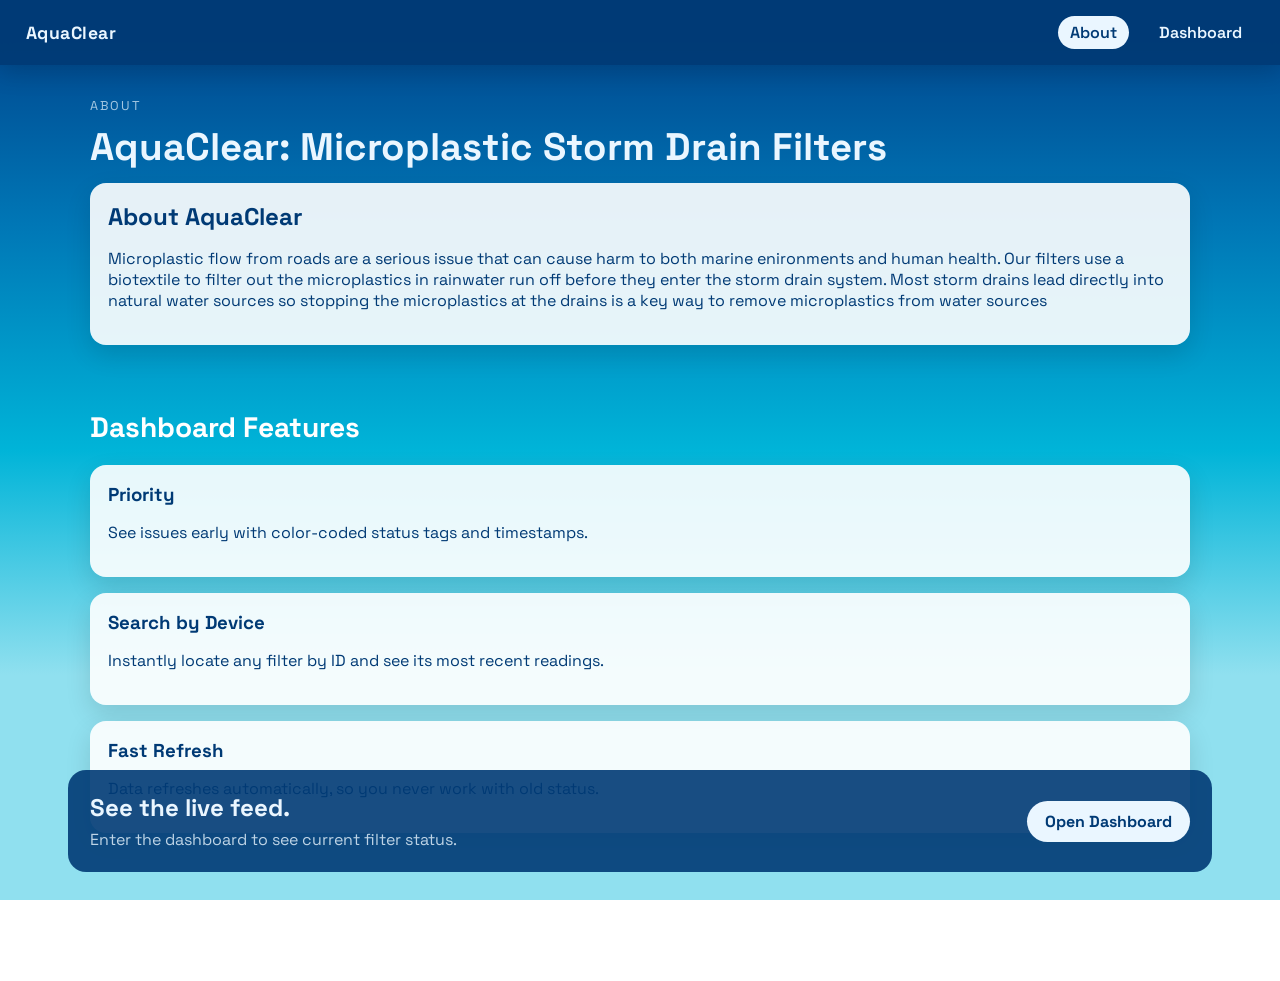
<file: index.html>
﻿<!DOCTYPE html>
<html lang="en">
<head>
    <meta charset="UTF-8">
    <link rel="stylesheet" href="style.css">
    <meta name="viewport" content="width=device-width, initial-scale=1.0">
    <title>AquaClear</title>
</head>
<body>
    <nav class="site-nav">
        <div class="nav-brand">AquaClear</div>
        <div class="nav-links">
            <a class="active" href="index.html">About</a>
            <a href="dashboard.html">Dashboard</a>
        </div>
    </nav>

    <main class="page">
        <section class="split">
            <div>
                <p class="eyebrow">About</p>

                <h1 class="hero-title">AquaClear: Microplastic Storm Drain Filters</h1>
                <section class="info-card filters-section">
                    <h2 class="section-title">About AquaClear</h2>
                    <p>
                        Microplastic flow from roads are a serious issue that can cause harm to both marine enironments and human health. Our filters use a biotextile to filter out the microplastics in rainwater run off before they enter the storm drain system. Most storm drains lead directly into natural water sources so stopping the microplastics at the drains is a key way to remove microplastics from water sources
                    </p>
                </section>
            </div>
        </section>


        <section class="info-grid">
            <div class="info-grid-heading">
                <h3 class="section-title">Dashboard Features</h3>
            </div>
            <div class="info-card">
                <h3>Priority</h3>
                <p>See issues early with color-coded status tags and timestamps.</p>
            </div>
            <div class="info-card">
                <h3>Search by Device</h3>
                <p>Instantly locate any filter by ID and see its most recent readings.</p>
            </div>
            <div class="info-card">
                <h3>Fast Refresh</h3>
                <p>Data refreshes automatically, so you never work with old status.</p>
            </div>
        </section>

        <section class="banner">
            <div>
                <h2 class="section-title">See the live feed.</h2>
                <p class="muted">Enter the dashboard to see current filter status.</p>
            </div>
            <a class="cta" href="dashboard.html">Open Dashboard</a>
        </section>
    </main>
</body>
</html>
</file>
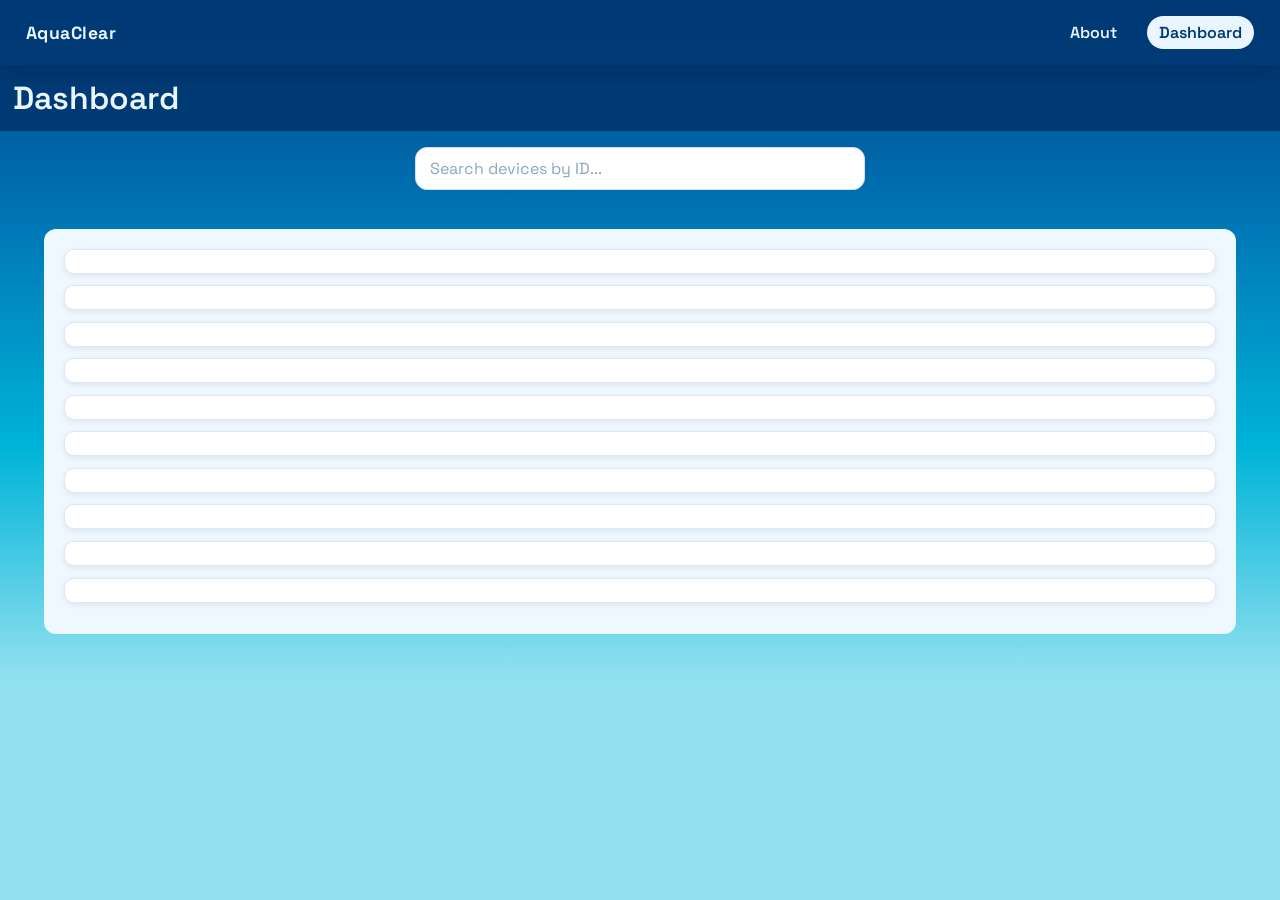
<file: dashboard.html>
﻿<!--
RULES:
1.NO BOOTSTRAP
2.ABSOLUTELY NO BOOTSTRAP
3.MAKE SURE THERE IS NO HINT OF BOOTSTRAP
-->

<!DOCTYPE html>
<html lang="en">
<head>
    <meta charset="UTF-8">
    <link rel="stylesheet" href="style.css">
    <meta name="viewport" content="width=device-width, initial-scale=1.0">
    <title>Filter Network Dashboard</title>
</head>
<body>
    <nav class="site-nav">
        <div class="nav-brand">AquaClear</div>
        <div class="nav-links">
            <a href="index.html">About</a>
            <a class="active" href="dashboard.html">Dashboard</a>
        </div>
    </nav>

    <h1 class="dashboard-title">Dashboard</h1>
    <input
        type="text"
        id="search"
        placeholder="Search devices by ID..."
    />

    <div class="devices" id="devices-container"></div>

    <script src="script.js"></script>
</body>
</html>
</file>
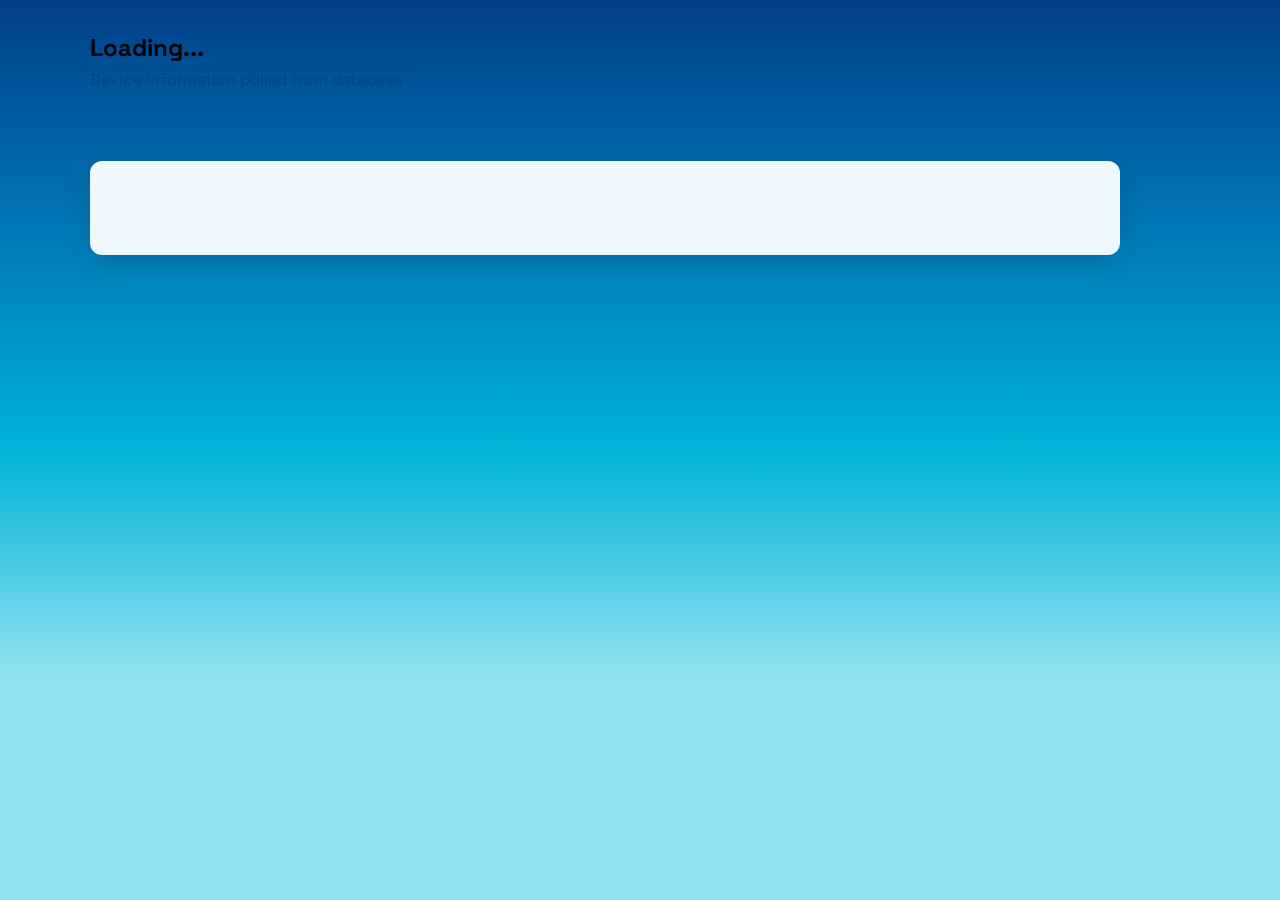
<file: device.html>
<!DOCTYPE html>
<html>
<head>
    <title>Device Details</title>

    <link rel="stylesheet" href="style.css">
</head>

<body>

    <div class="page">

        <section>
            <h1 class="section-title" id="title">Loading...</h1>
            <p class="muted">Device information pulled from database</p>
        </section>

        <div class="info-card devices">
            <div class="card-content">
                <p id="output">
                </p>
            </div>
        </div>

    </div>

    <script>
        const params = new URLSearchParams(window.location.search);
        const id = params.get("id");

        const DB_URL = "https://drainfiltertesting-default-rtdb.firebaseio.com/test.json";

        async function loadDevice() {
            const res = await fetch(DB_URL);
            const data = await res.json();

            const device = data[id];

            document.getElementById("title").textContent = "Filter ID: " + id;

            document.getElementById("output").textContent =
                JSON.stringify(device, null, 2);
            
                device
        }

        loadDevice();
    </script>

</body>
</html>
</file>
<file: style.css>
@import url('https://fonts.googleapis.com/css2?family=Poppins:wght@400;500;600;700&display=swap');
@import url('https://fonts.googleapis.com/css2?family=Space+Grotesk:wght@400;500;600;700&display=swap');

body {
    font-family: 'Space Grotesk', 'Inter', sans-serif;
    /* font-family: 'Poppins', 'Futura', 'Trebuchet MS', Arial, sans-serif; */
    max-height: 100vh;
    background-image: linear-gradient(
        to bottom,
        #003f88 0%,
        #0077b6 25%,
        #00b4d8 50%,
        #90e0ef 75%
    );

    background-attachment: fixed;

    display: flex;
    flex-direction: column;
    align-items: center;
    margin: 0;
    padding: 0;
    overflow-x: hidden;

}

.dashboard-title {    
    padding: 1%;
    margin: 0;
    margin-top: 0;
    background-color: #003a75;
    color: #eaf6ff; 
    text-align: left;
    font-weight: 600;
    min-width: 98vw;
}

.site-nav {
    width: 100%;
    display: flex;
    justify-content: space-between;
    align-items: center;
    padding: 16px 2%;
    background: rgba(0, 58, 117, 0.92);
    color: #eaf6ff;
    box-shadow: 0 8px 24px rgba(0, 0, 0, 0.15);
    backdrop-filter: blur(6px);
    position: sticky;
    top: 0;
    z-index: 20;
    box-sizing: border-box;
}

.nav-brand {
    font-weight: 700;
    letter-spacing: 0.5px;
    font-size: 1.1rem;
}

.nav-links {
    display: flex;
    gap: 18px;
}

.nav-links a {
    color: #eaf6ff;
    text-decoration: none;
    font-weight: 600;
    padding: 6px 12px;
    border-radius: 999px;
    transition: background 0.2s ease, color 0.2s ease;
}

.nav-links a:hover {
    background: rgba(234, 246, 255, 0.2);
}

.nav-links a.active {
    background: #eaf6ff;
    color: #003a75;
}

.page {
    width: min(1100px, 92vw);
    margin: 32px auto 48px;
    display: flex;
    flex-direction: column;
    gap: 36px;
    padding-bottom: 140px;
}

.page > section {
    margin-bottom: 8px;
}

.hero,
.split {
    display: grid;
    grid-template-columns: repeat(auto-fit, minmax(260px, 1fr));
    gap: 28px;
    align-items: center;
}

.hero-title {
    font-size: clamp(2rem, 3vw, 3.2rem);
    margin: 8px 0 12px;
    color: #eaf6ff;
}

.hero-subtitle {
    color: rgba(234, 246, 255, 0.85);
    font-size: 1.05rem;
    margin: 0 0 18px;
}

.eyebrow {
    text-transform: uppercase;
    letter-spacing: 2px;
    font-size: 0.8rem;
    color: rgba(234, 246, 255, 0.7);
    margin: 0;
}

.hero-card {
    background: rgba(255, 255, 255, 0.95);
    border-radius: 18px;
    padding: 22px;
    box-shadow: 0 18px 40px rgba(0, 0, 0, 0.18);
    display: flex;
    flex-direction: column;
    gap: 12px;
}

.hero-card-header {
    display: flex;
    align-items: center;
    justify-content: space-between;
    font-weight: 600;
    color: #003a75;
}

.pill {
    background: #d1f7e3;
    color: #0f7a4a;
    padding: 4px 12px;
    border-radius: 999px;
    font-size: 0.75rem;
    font-weight: 700;
    text-transform: uppercase;
}

.metric {
    display: flex;
    justify-content: space-between;
    font-weight: 600;
    color: #003a75;
}

.metric-label {
    color: #4b6b88;
    font-weight: 500;
}

.metric-value {
    font-size: 1.2rem;
}

.cta-row {
    display: flex;
    gap: 12px;
    flex-wrap: wrap;
}

.cta {
    background: #eaf6ff;
    color: #003a75;
    padding: 10px 18px;
    border-radius: 999px;
    font-weight: 700;
    text-decoration: none;
    display: inline-flex;
    align-items: center;
    gap: 8px;
}

.cta.ghost {
    background: transparent;
    color: #eaf6ff;
    border: 1px solid rgba(234, 246, 255, 0.7);
}

.info-grid {
    display: grid;
    grid-template-columns: repeat(auto-fit);
    gap: 16px;
}

.info-card {
    background: rgba(255, 255, 255, 0.9);
    border-radius: 16px;
    padding: 18px;
    box-shadow: 0 10px 26px rgba(0, 0, 0, 0.12);
    color: #003a75;
}

.filters-section {
    margin-bottom: 20px;
}


.info-card h3 {
    margin-top: 0;
    margin-bottom: 8px;
}

.info-grid-heading {
    grid-column: 1 / -1;
}

.info-grid-heading .section-title {
    color: white;
    font-size: clamp(1.6rem, 2.2vw, 2.4rem);
    margin: 0 0 4px;
}

.banner {
    background: rgba(0, 58, 117, 0.9);
    color: #eaf6ff;
    border-radius: 18px;
    padding: 22px;
    display: flex;
    justify-content: space-between;
    align-items: center;
    gap: 16px;
    flex-wrap: wrap;
    position: fixed;
    left: 50%;
    bottom: 20px;
    transform: translateX(-50%);
    width: min(1100px, 92vw);
    z-index: 30;
}

.section-title {
    margin: 0 0 6px;
}

.muted {
    color: rgba(0, 58, 117, 0.6);
    margin: 0;
}

.banner .muted {
    color: rgba(234, 246, 255, 0.8);
}


.filter-item {
    background: white;
    padding: 1%;
    margin-bottom: 1%;
    border-radius: 10px;
    border: 1px solid #dce7f7;
    box-shadow: 0 2px 6px rgba(0,0,0,0.08);
    display: block;
    cursor: pointer;
    position: relative;
    text-decoration: none;


}

.filter-item h3 {
    margin: 0.2%;
    color: #004aad;
    font-weight: 600;
}
.filter-item p {
    margin: 0.1%;
    color: #333;
}

/* Lmao stolen */
.filter-item:hover {
    transform: translateY(-2px);
    box-shadow: 0 4px 10px rgba(0,0,0,0.12);
}

.devices {
    width: 90%;
    margin-top: 3vh;
    margin-bottom: 1%;
    padding: 20px;
    background-color: aliceblue;
    border-radius: 12px;
    height: fit-content;
    overflow: auto;
    overflow-x: hidden;
}

.timestamp.bottom-right {
    position: absolute;
    bottom: 8px;
    right: 12px;

    font-size: small;
    color: #6b7280;
    white-space: nowrap;
}

.card-content {
    display: flex;
    flex-direction: column;
    gap: 6px;
    padding-bottom: 22px;
}

.card-header {
    display: flex;
    justify-content: space-between;
    align-items: center;
}
.status-tag {
    padding: 4px 10px;
    border-radius: 999px;
    font-weight: 600;
    text-transform: uppercase;
}
.status-block {
    display: flex;
    flex-direction: column;
    align-items: flex-end;
    gap: 4px;
}

.status-ok {
    background-color: #d1f7e3;
    color: #0f7a4a;
}

.status-warning {
    background-color: #fff3cd;
    color: #9a6b00;
}

.status-critical {
    background-color: #fde2e2;
    color: #b42318;
}

.status-offline {
    background-color: #e5e7eb;
    color: #374151;
}
.timestamp {
    font-size: small;
    color: #6b7280;
    margin-top: 4px;
}

#search {
    width: 90%;
    max-width: 420px;
    margin-top: 16px;
    margin-bottom: 12px;

    padding: 10px 14px;
    border-radius: 12px;
    border: 1px solid #cfe0f3;

    font-family: inherit;
    font-size: medium;

    outline: none;
    background: white;
}

#search::placeholder {
    color: #8aa6c1;
}

#search:focus {
    border-color: #004d5c;
    box-shadow: 0 0 0 2px rgba(0, 180, 216, 0.25);
}

.no-results {
    width: 100%;
    min-height: 6vh;
    display: flex;
    align-items: center;
    justify-content: center;


    border-radius: 16px;
    color: #eaf6ff;
    font-size: large;
    font-weight: 500;
    text-align: center;

}

.no-results p {
    margin: 0;
    opacity: 0.5;
    color: #003a75;
}

.skeleton-card {
    background: white;
    padding: 1%;
    margin-bottom: 1%;
    border-radius: 10px;
    border: 1px solid #dce7f7;
    box-shadow: 0 2px 6px rgba(0,0,0,0.08);
    position: relative;

}

.skeleton-line {
    height: 16px;
    width: 80%;
    margin: 10px auto;
    border-radius: 8px;
    background: #ddd;
}

@media (max-width: 720px) {
    .site-nav {
        flex-direction: column;
        gap: 10px;
        align-items: flex-start;
    }

    .nav-links {
        flex-wrap: wrap;
        gap: 10px;
    }

    h1 {
        font-size: 1.5rem;
    }
}
</file>
